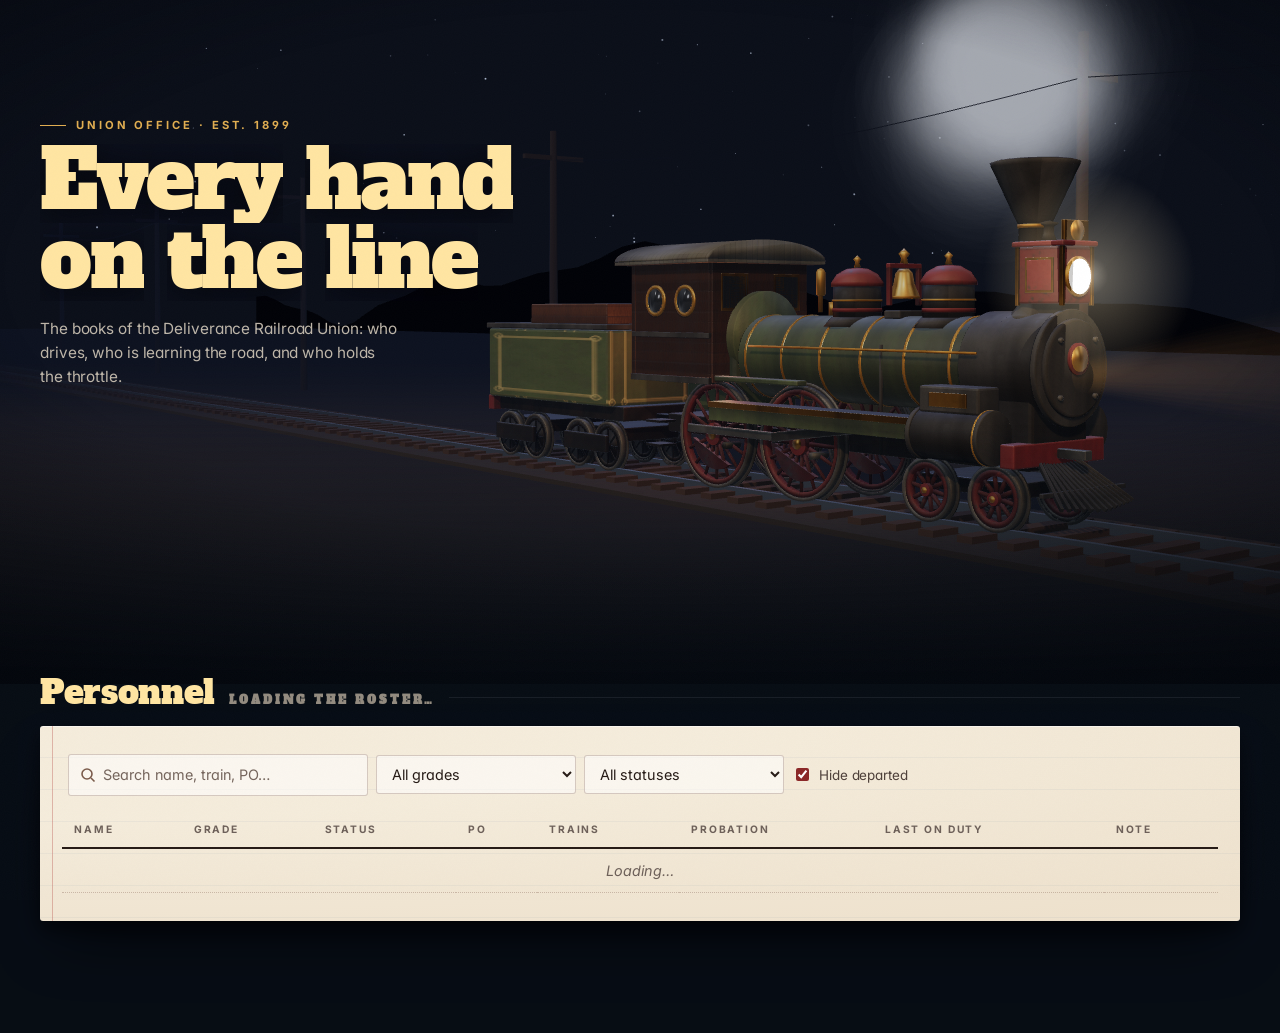
<file: site/index.html>
<!doctype html>
<html lang="en">
<head>
<meta charset="utf-8" />
<script>document.documentElement.classList.add('js')</script>
<meta name="viewport" content="width=device-width, initial-scale=1, viewport-fit=cover" />
<meta name="theme-color" content="#0b0f19" />
<title>Roster · Deliverance Railroad Union</title>
<link rel="icon" href="favicon.svg" type="image/svg+xml" />
<link rel="icon" href="assets/emblem-64.png" sizes="64x64" type="image/png" />
<link rel="apple-touch-icon" href="assets/emblem.png" />
<link rel="preconnect" href="https://fonts.googleapis.com" />
<link rel="preconnect" href="https://fonts.gstatic.com" crossorigin />
<link rel="stylesheet" href="https://fonts.googleapis.com/css2?family=Alfa+Slab+One&family=Inter:wght@400;500;600;700;800&display=swap" />
<link rel="stylesheet" href="css/styles.css?v=v2d" />
</head>
<body>
  <a class="skip" href="#main">Skip to the roster</a>
  <header class="rail-top" id="railTop"></header>
  <section class="hero " data-cam="roster" aria-label="Roster">
    <div class="hero-title" aria-hidden="true"><span>Roster</span></div>
    <img class="hero-still" src="assets/3d/loco-hero.png" alt="" />
    <div class="hero-copy">
      <p class="kicker">Union Office · Est. 1899</p>
      <h1 class="reveal-words">Every hand on the line</h1>
      <p class="sub">The books of the Deliverance Railroad Union: who drives, who is learning the road, and who holds the throttle.</p>
      <div class="hero-actions"><button class="btn primary hide" id="addMemberBtn" type="button">Add to roster</button><button class="btn hide" id="exportBtn" type="button">Data download</button></div>
    </div>
  </section>
  <main class="page" id="main">
    <div id="claimBanner"></div>
    <section class="card board rv"><div class="tiles" id="tiles"></div></section>

    <h2 class="section-label rv"><b>Personnel</b><span id="countLine">Loading the roster&hellip;</span></h2>
    <section class="card rv">
      <div class="toolbar" style="margin-bottom:16px">
        <input class="search" id="q" type="search" placeholder="Search name, train, PO&hellip;" autocomplete="off" aria-label="Search the roster" />
        <select class="filter" id="gradeFilter" aria-label="Grade"><option value="">All grades</option></select>
        <select class="filter" id="statusFilter" aria-label="Status"><option value="">All statuses</option></select>
        <label style="display:flex;align-items:center;gap:7px;font-size:.84rem;color:var(--ink-2);width:auto;white-space:nowrap">
          <input type="checkbox" id="hideDeparted" checked /> Hide departed
        </label>
      </div>
      <div class="table-wrap">
        <table class="rr">
          <thead><tr>
            <th>Name</th><th>Grade</th><th>Status</th><th>PO</th>
            <th class="num">Trains</th><th>Probation</th><th class="duty-col">Last on duty</th><th class="note-col">Note</th>
          </tr></thead>
          <tbody id="rosterBody"><tr><td colspan="8" class="empty">Loading&hellip;</td></tr></tbody>
        </table>
      </div>
    </section>
  </main>

<script src="js/app.js?v=v2d"></script>
<script src="js/roster.js?v=v2d"></script>
<script type="module" src="js/hero3d.js?v=v2d"></script>
</body>
</html>
</file>
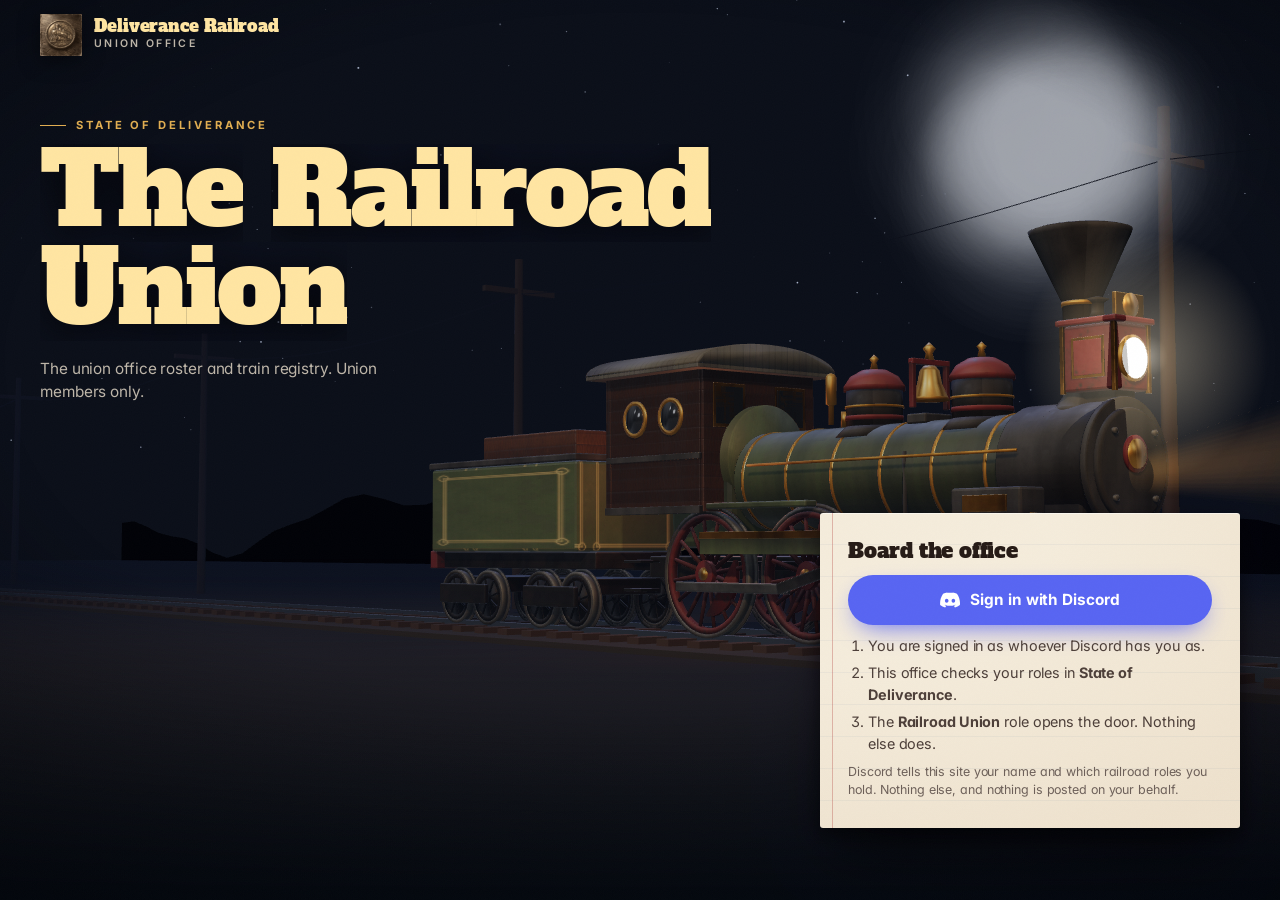
<file: site/login.html>
<!doctype html>
<html lang="en">
<head>
<meta charset="utf-8" />
<script>document.documentElement.classList.add('js')</script>
<meta name="viewport" content="width=device-width, initial-scale=1, viewport-fit=cover" />
<meta name="theme-color" content="#0b0f19" />
<title>Sign in · Deliverance Railroad Union</title>
<link rel="icon" href="favicon.svg" type="image/svg+xml" />
<link rel="icon" href="assets/emblem-64.png" sizes="64x64" type="image/png" />
<link rel="apple-touch-icon" href="assets/emblem.png" />
<link rel="preconnect" href="https://fonts.googleapis.com" />
<link rel="preconnect" href="https://fonts.gstatic.com" crossorigin />
<link rel="stylesheet" href="https://fonts.googleapis.com/css2?family=Alfa+Slab+One&family=Inter:wght@400;500;600;700;800&display=swap" />
<link rel="stylesheet" href="css/styles.css?v=v2d" />
</head>
<body class="login">
  <header class="rail-top" id="railTop"><div class="rail-top-inner">
    <a class="brand" href="login.html"><span class="brand-mark emblem"><img src="assets/emblem-64.png" alt="" /></span>
    <span class="brand-text"><strong>Deliverance Railroad</strong><span>Union Office</span></span></a>
  </div></header>

  <section class="hero" data-cam="login" aria-label="Deliverance Railroad Union">
    <div class="hero-title" aria-hidden="true"><span>Union</span></div>
    <img class="hero-still" src="assets/3d/loco-hero.png" alt="" />
    <div class="hero-copy">
      <p class="kicker">State of Deliverance</p>
      <h1 class="reveal-words">The Railroad Union</h1>
      <p class="sub">The union office roster and train registry. Union members only.</p>
    </div>

    <div class="login-panel">
      <section class="card">
        <h2>Board the office</h2>
        <div id="msg"></div>
        <a class="btn-discord" id="signInBtn" href="api/oauth.php?action=start">
          <svg width="20" height="20" viewBox="0 0 24 18" fill="currentColor" aria-hidden="true">
            <path d="M20.3 1.6A19.8 19.8 0 0 0 15.4 0l-.3.6a14.9 14.9 0 0 1 4.4 1.4C17.4.9 15 .4 12 .4S6.6.9 4.5 2A14.9 14.9 0 0 1 8.9.6L8.6 0A19.8 19.8 0 0 0 3.7 1.6C.6 6.2-.2 10.7.2 15.1a19.9 19.9 0 0 0 6 3 14.6 14.6 0 0 0 1.3-2.1 13 13 0 0 1-2-1c.2-.1.3-.2.5-.4a14.2 14.2 0 0 0 12.1 0l.5.4a13 13 0 0 1-2 1 14.6 14.6 0 0 0 1.3 2 19.9 19.9 0 0 0 6-3c.5-5.1-.8-9.6-3.6-13.5ZM8 12.3c-1.2 0-2.1-1.1-2.1-2.4S6.8 7.5 8 7.5s2.2 1.1 2.2 2.4S9.2 12.3 8 12.3Zm8 0c-1.2 0-2.1-1.1-2.1-2.4s.9-2.4 2.1-2.4 2.2 1.1 2.2 2.4-1 2.4-2.2 2.4Z"/>
          </svg>
          Sign in with Discord
        </a>
        <ol>
          <li>You are signed in as whoever Discord has you as.</li>
          <li>This office checks your roles in <strong>State of Deliverance</strong>.</li>
          <li>The <strong>Railroad Union</strong> role opens the door. Nothing else does.</li>
        </ol>
        <p class="muted" style="font-size:.78rem;margin:8px 0 0">
          Discord tells this site your name and which railroad roles you hold. Nothing else, and nothing is posted on your behalf.
        </p>
      </section>
    </div>
  </section>

<script src="js/app.js?v=v2d"></script>
<script type="module" src="js/hero3d.js?v=v2d"></script>
<script>
(function () {
  var q = new URLSearchParams(location.search);
  var err = q.get('err') || (q.get('denied') ? 'denied' : '');
  var box = document.getElementById('msg');

  var MESSAGES = {
    nounion:     ['bad',  '<strong>You are not in the Railroad Union.</strong> This office is union only. If you have just been hired, ask a Railway Executive to give you the Railroad Union role in Discord, then sign in again.'],
    notinserver: ['bad',  '<strong>You are not in the State of Deliverance Discord.</strong> Join the server first, then come back.'],
    denied:      ['warn', 'Sign-in was cancelled.'],
    state:       ['warn', 'That sign-in link went stale. Try again.'],
    expired:     ['warn', 'That sign-in attempt timed out. Try again.'],
    token:       ['bad',  'Discord would not complete the sign-in. Try again; if it keeps failing, tell Slimm.'],
    identity:    ['bad',  'Discord did not return your account details. Try again.'],
    member:      ['bad',  'Could not read your roles in State of Deliverance. Try again.'],
    offline:     ['bad',  'The union office is not answering right now.']
  };

  if (err && MESSAGES[err]) {
    box.innerHTML = '<div class="notice ' + MESSAGES[err][0] + '">' + MESSAGES[err][1] + '</div>';
  }

  // Already signed in? Go straight through.
  fetch('api/me.php', { credentials: 'same-origin' })
    .then(function (r) { return r.json(); })
    .then(function (d) {
      if (d && d.signedIn) { location.replace(d.permissions && d.permissions.canSeeHours ? 'report.html' : 'index.html'); return; }
      if (d && d.authConfigured === false) {
        box.innerHTML = '<div class="notice bad"><strong>Discord sign-in is not set up yet.</strong> '
          + 'The Discord application credentials and role IDs still need to be filled in.</div>';
        document.getElementById('signInBtn').classList.add('hide');
      }
    })
    .catch(function () {});
})();
</script>
</body>
</html>
</file>
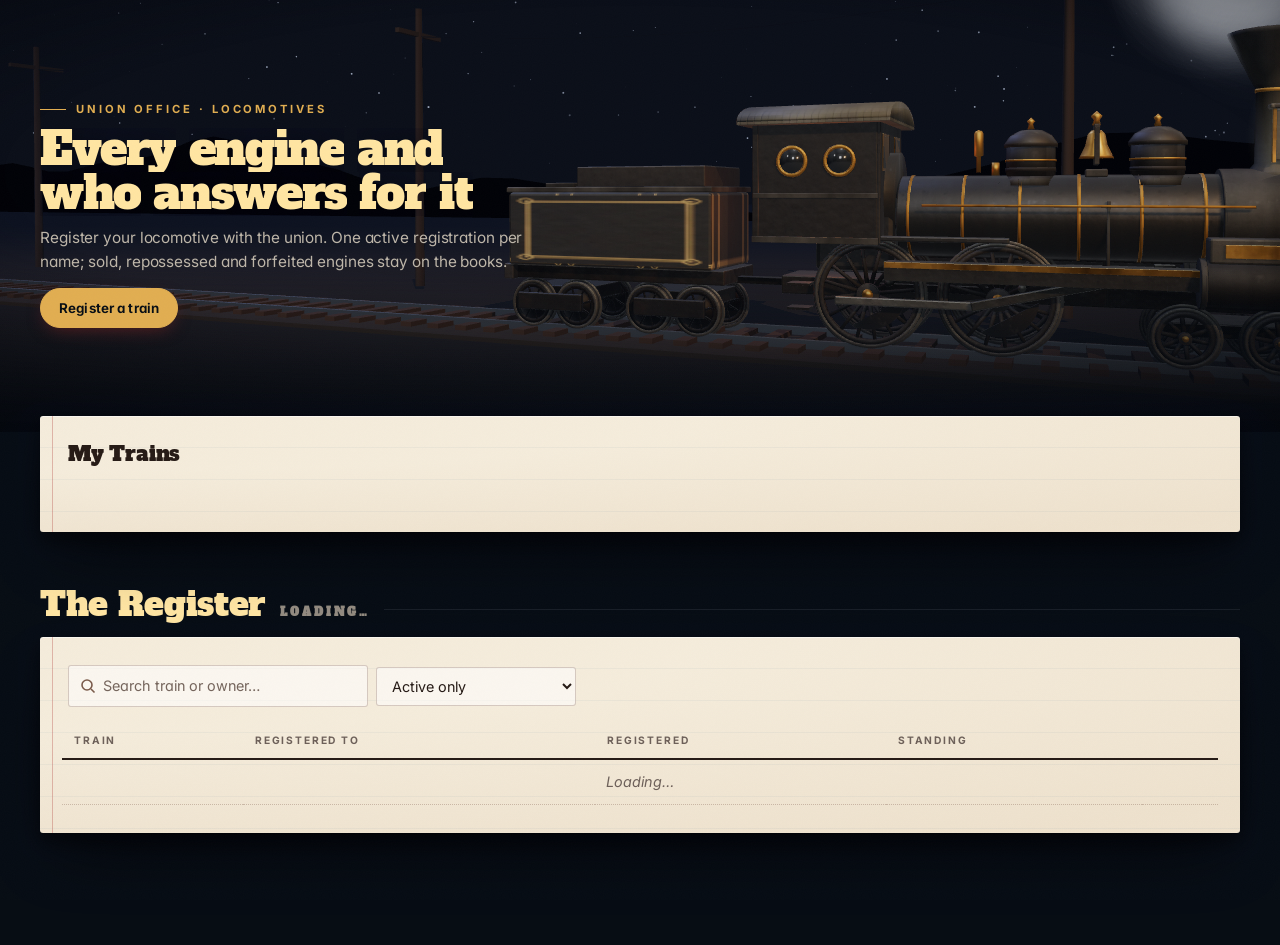
<file: site/trains.html>
<!doctype html>
<html lang="en">
<head>
<meta charset="utf-8" />
<script>document.documentElement.classList.add('js')</script>
<meta name="viewport" content="width=device-width, initial-scale=1, viewport-fit=cover" />
<meta name="theme-color" content="#0b0f19" />
<title>Train Registration · Deliverance Railroad Union</title>
<link rel="icon" href="favicon.svg" type="image/svg+xml" />
<link rel="icon" href="assets/emblem-64.png" sizes="64x64" type="image/png" />
<link rel="apple-touch-icon" href="assets/emblem.png" />
<link rel="preconnect" href="https://fonts.googleapis.com" />
<link rel="preconnect" href="https://fonts.gstatic.com" crossorigin />
<link rel="stylesheet" href="https://fonts.googleapis.com/css2?family=Alfa+Slab+One&family=Inter:wght@400;500;600;700;800&display=swap" />
<link rel="stylesheet" href="css/styles.css?v=v2d" />
</head>
<body>
  <a class="skip" href="#main">Skip to the register</a>
  <header class="rail-top" id="railTop"></header>
  <section class="hero compact" data-cam="trains" data-model="assets/3d/loco-black.glb" aria-label="Register">
    <div class="hero-title" aria-hidden="true"><span>Register</span></div>
    <img class="hero-still" src="assets/3d/loco-hero-black.png" alt="" />
    <div class="hero-copy">
      <p class="kicker">Union Office · Locomotives</p>
      <h1 class="reveal-words">Every engine and who answers for it</h1>
      <p class="sub">Register your locomotive with the union. One active registration per name; sold, repossessed and forfeited engines stay on the books.</p>
      <div class="hero-actions"><button class="btn primary" id="registerBtn" type="button">Register a train</button></div>
    </div>
  </section>
  <main class="page" id="main">
    <div id="claimBanner"></div>

    <section class="card rv" id="mineCard">
      <div class="card-head"><div class="grow">
        <h2>My Trains</h2>
        <p id="mineLine">&nbsp;</p>
      </div></div>
      <div id="mineList"></div>
    </section>

    <h2 class="section-label rv"><b>The Register</b><span id="countLine">Loading&hellip;</span></h2>
    <section class="card rv">
      <div class="toolbar" style="margin-bottom:16px">
        <input class="search" id="q" type="search" placeholder="Search train or owner&hellip;" autocomplete="off" aria-label="Search the register" />
        <select class="filter" id="scope" aria-label="Standing">
          <option value="active" selected>Active only</option>
          <option value="sold">Sold back</option>
          <option value="repossessed">Repossessed</option>
          <option value="forfeited">Forfeited</option>
          <option value="removed">Struck</option>
          <option value="all">Everything</option>
        </select>
      </div>
      <div class="table-wrap">
        <table class="rr">
          <thead><tr><th>Train</th><th>Registered to</th><th>Registered</th><th>Standing</th><th class="right">&nbsp;</th></tr></thead>
          <tbody id="trainBody"><tr><td colspan="5" class="empty">Loading&hellip;</td></tr></tbody>
        </table>
      </div>
    </section>
  </main>

<script src="js/app.js?v=v2d"></script>
<script src="js/registry.js?v=v2d"></script>
<script type="module" src="js/hero3d.js?v=v2d"></script>
</body>
</html>
</file>
<file: site/css/styles.css>
/* Deliverance Railroad Union, v2: "The Night Line".
   A lantern-lit yard at night. The engine lives in the hero; the office's
   business is printed on ledger paper laid over the dark, in the same cream
   and oxblood as the Top 10 Drivers posters. Display: Alfa Slab One. Text:
   Inter. Numbers: tabular. Every colour is a token; paper panels re-map the
   legacy names (--steam, --muted, --brass ...) so older inline styles still
   read correctly on cream. */

/* ------------------------------------------------------------- tokens --- */

:root {
  color-scheme: dark;

  /* night */
  --night:      oklch(0.155 0.018 255);
  --night-2:    oklch(0.195 0.022 255);
  --night-3:    oklch(0.245 0.024 255);
  --night-line: oklch(0.42 0.02 255 / 0.28);

  /* paper */
  --paper:      oklch(0.945 0.024 84);
  --paper-2:    oklch(0.915 0.03 80);
  --paper-3:    oklch(0.87 0.035 76);
  --paper-line: oklch(0.42 0.06 40 / 0.16);
  --ink:        oklch(0.235 0.02 45);
  --ink-2:      oklch(0.38 0.022 45);
  --ink-3:      oklch(0.5 0.02 50);
  --ink-4:      oklch(0.52 0.025 50);

  /* signal */
  --oxblood:    oklch(0.43 0.135 25);
  --oxblood-2:  oklch(0.36 0.12 25);
  --brass:      oklch(0.78 0.125 80);
  --brass-hi:   oklch(0.88 0.11 85);
  --brass-dim:  oklch(0.55 0.09 75);
  --lamp:       oklch(0.93 0.09 88);
  --green:      oklch(0.4 0.09 150);
  --green-bg:   oklch(0.9 0.05 150);
  --red:        oklch(0.44 0.15 28);
  --red-bg:     oklch(0.91 0.045 30);
  --amber:      oklch(0.44 0.1 65);
  --amber-bg:   oklch(0.92 0.06 85);
  --blue:       oklch(0.4 0.09 245);
  --blue-bg:    oklch(0.91 0.03 245);
  --violet:     oklch(0.4 0.1 305);
  --violet-bg:  oklch(0.91 0.03 305);

  /* legacy names, as they read on the night */
  --steam:      oklch(0.93 0.015 85);
  --steam-dim:  oklch(0.78 0.02 80);
  --muted:      oklch(0.64 0.02 80);
  --edge:       var(--night-line);
  --edge-soft:  oklch(0.42 0.02 255 / 0.16);
  --panel:      var(--night-2);
  --panel-2:    var(--night-3);
  --iron:       var(--night);
  --copper:     var(--brass);

  /* type */
  --display: "Alfa Slab One", "Rockwell", Georgia, serif;
  --text: Inter, -apple-system, BlinkMacSystemFont, "Segoe UI", sans-serif;
  --fs-hero: clamp(3.4rem, 13vw, 12.5rem);
  --fs-h1: clamp(2rem, 4.2vw, 3.4rem);
  --fs-h2: clamp(1.15rem, 1.6vw, 1.45rem);
  --fs-body: clamp(0.94rem, 0.9rem + 0.18vw, 1.02rem);

  /* space */
  --s1: 4px; --s2: 8px; --s3: 12px; --s4: 16px; --s5: 24px; --s6: 36px; --s7: 56px; --s8: 88px;
  --gutter: clamp(16px, 3.4vw, 40px);
  --wide: 1320px;

  /* motion */
  --ease-out: cubic-bezier(0.16, 1, 0.3, 1);
  --ease-io: cubic-bezier(0.76, 0, 0.24, 1);
  --ease-back: cubic-bezier(0.34, 1.56, 0.64, 1);
  --t-micro: 150ms; --t-small: 250ms; --t-med: 400ms; --t-large: 650ms;

  --radius: 3px;
  --shadow-paper: 0 1px 0 oklch(1 0 0 / 0.5) inset, 0 30px 60px -20px oklch(0.05 0.02 255 / 0.85), 0 8px 18px oklch(0.05 0.02 255 / 0.5);
}

/* Paper: inside a ledger sheet the legacy tokens mean ink, not steam. */
.card, dialog.rr-modal, .notice, .sheet {
  color-scheme: light;
  --steam: var(--ink);
  --steam-dim: var(--ink-2);
  --muted: var(--ink-3);
  --edge: var(--paper-line);
  --edge-soft: oklch(0.42 0.06 40 / 0.09);
  --panel: var(--paper);
  --panel-2: var(--paper-2);
  --brass: var(--oxblood);
  --brass-hi: var(--oxblood);
  --brass-dim: oklch(0.6 0.09 30);
  --copper: var(--oxblood);
}

@view-transition { navigation: auto; }
::view-transition-old(root), ::view-transition-new(root) { animation-duration: 320ms; animation-timing-function: var(--ease-io); }

/* -------------------------------------------------------------- base --- */

* { box-sizing: border-box; }
html, body { margin: 0; padding: 0; }
html { scroll-behavior: smooth; -webkit-text-size-adjust: 100%; }
html, body { overflow-x: clip; }
.hero { contain: paint; }
body {
  background: var(--night);
  color: var(--steam);
  font-family: var(--text);
  font-size: var(--fs-body);
  line-height: 1.5;
  letter-spacing: -0.006em;
  min-height: 100vh;
  font-feature-settings: "cv11", "ss01";
  -webkit-font-smoothing: antialiased;
}
/* Film grain over the whole night, so flat colour never looks digital. */
body::after {
  content: ""; position: fixed; inset: 0; pointer-events: none; z-index: 100; background-size: 180px 180px;
  background-image: url("data:image/svg+xml,%3Csvg xmlns='http://www.w3.org/2000/svg' width='180' height='180'%3E%3Cfilter id='n'%3E%3CfeTurbulence type='fractalNoise' baseFrequency='.9' numOctaves='2' stitchTiles='stitch'/%3E%3C/filter%3E%3Crect width='100%25' height='100%25' filter='url(%23n)' opacity='.55'/%3E%3C/svg%3E");
  opacity: 0.035;
}
@media (max-width: 900px), (pointer: coarse) { body::after { display: none; } }

h1, h2, h3 { font-family: var(--display); font-weight: 400; letter-spacing: -0.01em; line-height: 1.02; text-wrap: balance; }
h1 { font-size: var(--fs-h1); margin: 0 0 6px; color: var(--lamp); }
h2 { font-size: var(--fs-h2); margin: 0 0 4px; color: var(--brass-hi); }
h3 { font-size: 1.02rem; margin: 0 0 6px; color: var(--brass); }
a  { color: var(--brass-hi); text-underline-offset: 3px; }
:focus-visible { outline: 2px solid var(--brass); outline-offset: 2px; }
::selection { background: var(--oxblood); color: var(--paper); }

#main { scroll-margin-top: 96px; }
.skip { position: absolute; left: -999px; top: 8px; z-index: 200; background: var(--paper); color: var(--ink); padding: 8px 14px; }
.skip:focus { left: 8px; }

/* ------------------------------------------------------------ header --- */

.rail-top {
  position: fixed; inset: 0 0 auto; z-index: 60;
  transition: background var(--t-med) var(--ease-out), box-shadow var(--t-med) var(--ease-out), backdrop-filter var(--t-med);
  view-transition-name: railtop;
}
.rail-top.scrolled {
  background: oklch(0.155 0.018 255 / 0.82);
  backdrop-filter: blur(14px) saturate(1.2);
  -webkit-backdrop-filter: blur(14px) saturate(1.2);
  box-shadow: 0 1px 0 var(--night-line);
}
.rail-top-inner {
  max-width: var(--wide); margin: 0 auto; padding: calc(14px + env(safe-area-inset-top)) var(--gutter) 14px;
  display: flex; align-items: center; gap: var(--s4); flex-wrap: wrap;
}
.brand { display: flex; align-items: center; gap: 12px; text-decoration: none; margin-right: auto; }
.brand-mark { width: 42px; height: 42px; flex: none; display: grid; place-items: center; }
.brand-mark.emblem img { width: 42px; height: 42px; display: block; filter: drop-shadow(0 4px 10px oklch(0 0 0 / 0.5)); transition: transform var(--t-med) var(--ease-back); }
.brand:hover .brand-mark.emblem img { transform: rotate(-8deg) scale(1.06); }
.brand-text strong { display: block; font-family: var(--display); font-size: 1.04rem; color: var(--lamp); line-height: 1.1; font-weight: 400; }
.brand-text span { display: block; font-size: .66rem; color: var(--steam-dim); letter-spacing: .22em; text-transform: uppercase; font-weight: 600; }

.rail-nav { display: flex; gap: 2px; flex-wrap: wrap; padding: 4px; border-radius: 999px; background: oklch(0.2 0.02 255 / 0.55); box-shadow: inset 0 0 0 1px var(--night-line); backdrop-filter: blur(10px); }
.rail-nav a {
  position: relative; padding: 8px 15px; border-radius: 999px; text-decoration: none;
  color: var(--steam-dim); font-weight: 600; font-size: .84rem; letter-spacing: .01em; white-space: nowrap;
  transition: color var(--t-small) var(--ease-out), background var(--t-small) var(--ease-out);
}
.rail-nav a:hover { color: var(--lamp); background: oklch(1 0 0 / 0.05); }
.rail-nav a.current { background: var(--paper); color: var(--oxblood); box-shadow: 0 2px 10px oklch(0 0 0 / 0.35); }
.rail-nav a.flagged:not(.current) { color: var(--brass-hi); }
.nav-badge {
  display: inline-block; min-width: 18px; margin-left: 7px; padding: 0 5px;
  border-radius: 9px; font-size: .7rem; font-weight: 800; line-height: 18px; text-align: center;
  color: var(--paper); background: var(--oxblood);
  box-shadow: 0 0 0 0 oklch(0.6 0.16 28 / 0.6);
  animation: nav-lantern 2.1s ease-out infinite;
}
.rail-nav a.current .nav-badge { background: var(--oxblood); }
@keyframes nav-lantern {
  0% { box-shadow: 0 0 0 0 oklch(0.6 0.16 28 / 0.6); }
  70% { box-shadow: 0 0 0 9px oklch(0.6 0.16 28 / 0); }
  100% { box-shadow: 0 0 0 0 oklch(0.6 0.16 28 / 0); }
}

.who { display: flex; align-items: center; gap: 10px; }
.who-avatar { width: 32px; height: 32px; border-radius: 50%; box-shadow: 0 0 0 2px var(--brass-dim); background: var(--night-3); }
.who-name { font-weight: 600; font-size: .84rem; color: var(--steam); }
.who-sub { font-size: .7rem; color: var(--muted); }
.who .btn { margin-left: 4px; }

/* -------------------------------------------------------------- hero --- */
/* The engine. The canvas is the stage; the title sits BEHIND the engine in
   giant slab type, the kicker and the line of copy in front. */

.hero {
  position: relative; isolation: isolate;
  height: clamp(620px, 76vh, 800px);
  overflow: hidden;
  background:
    radial-gradient(120% 90% at 70% 30%, oklch(0.27 0.04 260) 0%, transparent 60%),
    linear-gradient(180deg, oklch(0.13 0.02 260) 0%, var(--night) 100%);
}
.hero.compact { height: clamp(380px, 48vh, 470px); }
.hero.compact .hero-copy { padding-top: 92px; }
.hero.compact .hero-copy h1 { font-size: clamp(2rem, 3.6vw, 3.3rem); max-width: 16ch; }
.hero.compact .hero-copy .sub { max-width: 52ch; margin-top: 10px; }
.hero.compact .hero-actions { margin-top: 14px; }
.hero.compact .hero-title { font-size: clamp(3rem, 10vw, 9rem); bottom: 6%; }
.hero.compact + .page { margin-top: -16px; }
.hero-title {
  position: absolute; z-index: 0; left: 0; right: 0; bottom: 11%;
  margin: 0; padding: 0 var(--gutter); text-align: right;
  font-family: var(--display); font-size: var(--fs-hero); line-height: .82; letter-spacing: -0.035em;
  color: transparent; -webkit-text-stroke: 1.2px oklch(0.88 0.1 85 / 0.2);
  text-transform: uppercase; white-space: nowrap; user-select: none; pointer-events: none;
  transform: translate3d(calc(var(--hx, 0) * -18px), calc(var(--scroll, 0) * 60px), 0);
}
.hero-title span {
  color: oklch(0.88 0.1 85 / 0.07);
  background: linear-gradient(180deg, oklch(0.93 0.09 88 / 0.22), oklch(0.93 0.09 88 / 0.02));
  -webkit-background-clip: text; background-clip: text;
}
.hero canvas, .hero .hero-still {
  position: absolute; inset: 0; width: 100%; height: 100%; z-index: 1; display: block;
}
.hero .hero-still { object-fit: contain; object-position: 72% 62%; padding: 12% 2% 4% 30%; opacity: 1; transition: opacity var(--t-large) var(--ease-out); }
.hero.live .hero-still { opacity: 0; }
.hero canvas { opacity: 0; transition: opacity 900ms var(--ease-out); }
.hero.live canvas { opacity: 1; }
.hero::after { /* lamplight vignette + fade into the page */
  content: ""; position: absolute; inset: 0; z-index: 2; pointer-events: none;
  background:
    radial-gradient(90% 70% at 50% 40%, transparent 55%, oklch(0.1 0.02 255 / 0.65) 100%),
    linear-gradient(180deg, transparent 62%, var(--night) 100%);
}
.hero-copy {
  position: absolute; z-index: 3; left: 0; right: 0; top: 0; bottom: 0;
  max-width: var(--wide); margin: 0 auto; padding: 108px var(--gutter) 0;
  pointer-events: none;
}
.hero-copy > * { pointer-events: auto; }
.kicker {
  margin: 0 0 10px; font-size: .7rem; letter-spacing: .26em; text-transform: uppercase;
  color: var(--brass); font-weight: 700; display: inline-flex; align-items: center; gap: 10px;
}
.kicker::before { content: ""; width: 26px; height: 1px; background: currentColor; }
.hero-copy h1 {
  font-size: clamp(2.6rem, 6.4vw, 5.6rem); line-height: .9; letter-spacing: -0.03em;
  max-width: 11ch; margin: 0; color: var(--lamp);
  text-shadow: 0 6px 40px oklch(0.05 0.02 255 / 0.8);
}
.hero-copy .sub { max-width: 36ch; margin: 16px 0 0; color: var(--steam-dim); font-size: clamp(.95rem, 1.2vw, 1.08rem); line-height: 1.55; }
.hero-actions { margin-top: 22px; display: flex; gap: 10px; flex-wrap: wrap; }
.hero-scroll {
  position: absolute; z-index: 3; left: var(--gutter); bottom: 22px;
  font-size: .64rem; letter-spacing: .3em; text-transform: uppercase; color: var(--muted);
  display: flex; align-items: center; gap: 10px;
}
.hero-scroll i { width: 1px; height: 34px; background: linear-gradient(var(--brass), transparent); animation: drip 2.2s var(--ease-io) infinite; transform-origin: top; }
@keyframes drip { 0% { transform: scaleY(0); } 50% { transform: scaleY(1); } 100% { transform: scaleY(1); opacity: 0; } }

/* Words arrive one at a time, then stay. */
.reveal-words .w { display: inline-block; overflow: hidden; vertical-align: top; padding-bottom: .06em; }
.js .reveal-words .w > span { display: inline-block; transform: translateY(105%); animation: word-up 900ms var(--ease-out) forwards; animation-delay: calc(var(--i) * 70ms + 180ms); }
@keyframes word-up { to { transform: translateY(0); } }

/* -------------------------------------------------------------- page --- */

.page { position: relative; z-index: 4; max-width: var(--wide); margin: -64px auto 0; padding: 0 var(--gutter) var(--s8); }
.page-head { display: flex; align-items: flex-end; gap: 14px; flex-wrap: wrap; margin-bottom: var(--s5); }
.page-head .grow { margin-right: auto; }
.head-actions { display: flex; align-items: center; gap: 8px; flex-wrap: wrap; }
.sub { margin: 2px 0 0; color: var(--muted); font-size: .9rem; }
.section-label {
  display: flex; align-items: baseline; gap: 14px; margin: var(--s7) 0 var(--s4);
  font-size: .7rem; letter-spacing: .26em; text-transform: uppercase; color: var(--muted); font-weight: 700;
}
.section-label b { font-family: var(--display); font-weight: 400; font-size: clamp(1.5rem, 2.6vw, 2.2rem); letter-spacing: -0.01em; text-transform: none; color: var(--lamp); }
.section-label::after { content: ""; flex: 1; height: 1px; background: var(--night-line); transform: translateY(-6px); }

/* Ledger paper. Ruled, faintly toothy, a hair of curl at the corner. */
.card {
  position: relative;
  background:
    repeating-linear-gradient(180deg, transparent 0 31px, oklch(0.6 0.05 240 / 0.07) 31px 32px),
    radial-gradient(140% 120% at 0% 0%, var(--paper) 40%, var(--paper-2) 100%);
  color: var(--ink);
  border-radius: var(--radius);
  padding: clamp(16px, 2.2vw, 28px);
  margin-bottom: var(--s5);
  box-shadow: var(--shadow-paper);
}
.card::before { /* the oxblood rule down the margin, like a ledger */
  content: ""; position: absolute; top: 0; bottom: 0; left: clamp(8px, 1vw, 12px); width: 1px;
  background: oklch(0.55 0.14 25 / 0.35);
}
.card h2 { color: var(--ink); }
.card-head { display: flex; align-items: flex-start; gap: 12px; flex-wrap: wrap; margin-bottom: 14px; }
.card-head .grow { margin-right: auto; }
.card-head p { margin: 3px 0 0; color: var(--ink-3); font-size: .86rem; }

/* Reveal on scroll: once, small travel, staggered by --i. */
.js .rv { opacity: 0; transform: translateY(26px); transition: opacity 750ms var(--ease-out), transform 750ms var(--ease-out); transition-delay: calc(var(--i, 0) * 70ms); }
.js .rv.in { opacity: 1; transform: none; }

/* -------------------------------------------------------------- stats --- */
/* A departures board: split-flap tiles that ride up over the hero's foot. */

.tiles { display: grid; grid-template-columns: repeat(auto-fit, minmax(160px, 1fr)); gap: 1px; background: var(--paper-line); border-radius: var(--radius); overflow: hidden; }
.tile { position: relative; background: var(--paper); padding: 16px 18px 15px; }
.tile-label { display: block; font-size: .64rem; letter-spacing: .2em; text-transform: uppercase; color: var(--ink-3); font-weight: 700; }
.tile-main {
  display: block; font-family: var(--display); font-size: clamp(1.9rem, 3vw, 2.6rem); line-height: 1; color: var(--oxblood);
  margin-top: 8px; font-variant-numeric: tabular-nums; letter-spacing: -0.02em;
}
.tile-note { display: block; font-size: .76rem; color: var(--ink-3); margin-top: 6px; }
.card.board { padding: 0; }
.card.board::before { display: none; }

/* -------------------------------------------------------------- forms --- */

.toolbar { display: flex; gap: 8px; flex-wrap: wrap; align-items: center; }
.toolbar .spacer { margin-left: auto; }
input, select, textarea {
  background: oklch(1 0 0 / 0.55); color: var(--ink);
  border: 1px solid oklch(0.42 0.06 40 / 0.25); border-radius: var(--radius);
  padding: 9px 11px; font: inherit; font-size: .9rem; width: 100%;
  transition: border-color var(--t-small), box-shadow var(--t-small), background var(--t-small);
}
@media (max-width: 767px) { input, select, textarea { font-size: 16px; } }
input:focus, select:focus, textarea:focus { outline: none; border-color: var(--oxblood); box-shadow: 0 0 0 3px oklch(0.43 0.135 25 / 0.16); background: oklch(1 0 0 / 0.85); }
input::placeholder, textarea::placeholder { color: var(--ink-4); }
input[type=checkbox] { accent-color: var(--oxblood); width: auto; }
textarea { min-height: 70px; resize: vertical; }
label.field { display: block; margin-bottom: 12px; }
label.field > span { display: block; font-size: .66rem; letter-spacing: .16em; text-transform: uppercase; color: var(--ink-3); margin-bottom: 5px; font-weight: 700; }
.field-row { display: grid; grid-template-columns: repeat(auto-fit, minmax(170px, 1fr)); gap: 0 12px; }
.search { max-width: 300px; padding-left: 34px; background-image: url("data:image/svg+xml,%3Csvg xmlns='http://www.w3.org/2000/svg' width='16' height='16' fill='none' stroke='%237a5a4a' stroke-width='1.6'%3E%3Ccircle cx='7' cy='7' r='5'/%3E%3Cpath d='m11 11 3.5 3.5'/%3E%3C/svg%3E"); background-repeat: no-repeat; background-position: 11px 50%; }
.filter { max-width: 200px; }

.btn {
  appearance: none; cursor: pointer; white-space: nowrap; position: relative;
  background: transparent; color: var(--ink);
  border: 1px solid oklch(0.42 0.06 40 / 0.35); border-radius: 999px;
  padding: 9px 18px; font: inherit; font-size: .84rem; font-weight: 650; letter-spacing: .01em; width: auto;
  transition: background var(--t-small) var(--ease-out), color var(--t-small), border-color var(--t-small), transform var(--t-micro) var(--ease-out);
  -webkit-tap-highlight-color: transparent;
}
.btn:hover { background: oklch(0.43 0.135 25 / 0.08); border-color: var(--oxblood); }
.btn:active { transform: scale(.97); }
.btn.primary { background: var(--oxblood); color: var(--paper); border-color: var(--oxblood); box-shadow: 0 6px 18px -6px oklch(0.43 0.135 25 / 0.6); }
.btn.primary:hover { background: var(--oxblood-2); }
.btn.danger { color: var(--red); border-color: oklch(0.5 0.16 28 / 0.45); }
.btn.danger:hover { background: var(--red-bg); border-color: var(--red); }
.btn.small { padding: 5px 12px; font-size: .78rem; }
@media (pointer: coarse) { .btn.small { min-height: 40px; padding: 8px 14px; } .btn { min-height: 44px; } }
.btn:disabled { opacity: .45; cursor: not-allowed; }
/* On the night (header, hero) buttons are brass on dark. */
.rail-top .btn, .hero .btn { color: var(--steam); border-color: oklch(0.88 0.1 85 / 0.3); }
.rail-top .btn:hover, .hero .btn:hover { background: oklch(1 0 0 / 0.06); border-color: var(--brass); }
.hero .btn.primary { background: var(--brass); color: var(--night); border-color: var(--brass); }
.hero .btn.primary:hover { background: var(--brass-hi); }

.dl-option { display: block; width: 100%; text-align: left; text-decoration: none; white-space: normal; padding: 12px 16px; line-height: 1.35; border-radius: var(--radius); }
.dl-option strong { display: block; color: var(--oxblood); }
.dl-option span { display: block; margin-top: 2px; font-weight: 400; font-size: .8rem; color: var(--ink-3); }

/* ------------------------------------------------------------- tables --- */

.table-wrap { overflow-x: auto; -webkit-overflow-scrolling: touch; margin: 0 -6px; }
table.rr { width: 100%; border-collapse: collapse; font-size: .9rem; min-width: 640px; }
table.rr th {
  text-align: left; font-size: .64rem; letter-spacing: .18em; text-transform: uppercase;
  color: var(--ink-3); font-weight: 700; padding: 10px 12px;
  border-bottom: 2px solid var(--ink); white-space: nowrap;
}
table.rr td { padding: 11px 12px; border-bottom: 1px dotted oklch(0.42 0.06 40 / 0.28); vertical-align: middle; }
table.rr tbody tr { transition: background var(--t-micro); }
table.rr tbody tr:hover { background: oklch(0.43 0.135 25 / 0.05); }
table.rr td.num { text-align: right; font-variant-numeric: tabular-nums; }
.row-click { cursor: pointer; }
table.rr tr[tabindex]:focus-visible { outline: 2px solid var(--oxblood); outline-offset: -2px; background: oklch(0.43 0.135 25 / 0.06); }
.row-click td:first-child { position: relative; }
.row-click:hover td:first-child::before { content: ""; position: absolute; left: -2px; top: 22%; bottom: 22%; width: 3px; background: var(--oxblood); border-radius: 2px; }
.name-cell strong { display: block; color: var(--ink); font-weight: 650; }
.name-cell span { display: block; font-size: .76rem; color: var(--ink-3); }
.empty { padding: 30px 10px; text-align: center; color: var(--ink-3); font-style: italic; }

/* ------------------------------------------------------------- badges --- */
/* Rubber stamps: uppercase, tracked, a square-ish border, a hair of rotation. */

.badge {
  display: inline-block; padding: 2px 8px; border-radius: 2px;
  font-size: .64rem; font-weight: 800; letter-spacing: .1em; text-transform: uppercase;
  border: 1.5px solid currentColor; white-space: nowrap; line-height: 1.5;
  color: var(--ink-2); background: transparent;
}
.badge.grade { color: var(--ink); border-color: oklch(0.42 0.06 40 / 0.4); text-transform: none; letter-spacing: .02em; font-weight: 700; font-size: .72rem; }
.badge.g0 { color: var(--ink-3); }
.badge.g4, .badge.g5 { background: var(--oxblood); color: var(--paper); border-color: var(--oxblood); }
.badge.hired      { color: var(--green); background: var(--green-bg); }
.badge.probation  { color: var(--blue); background: var(--blue-bg); }
.badge.government { color: var(--amber); background: var(--amber-bg); }
.badge.released   { color: var(--red); }
.badge.loa        { color: var(--blue); border-style: dashed; }
.badge.quit       { color: var(--ink-3); }
.badge.fired, .badge.terminated { color: var(--red); background: var(--red-bg); transform: rotate(-1.5deg); }
.badge.banned     { color: var(--paper); background: var(--red); border-color: var(--red); transform: rotate(-2deg); }
.badge.sold       { color: var(--amber); }
.badge.removed    { color: var(--red); }
.badge.repossessed { color: var(--paper); background: var(--oxblood); border-color: var(--oxblood); transform: rotate(-1.5deg); }
.badge.forfeited  { color: var(--ink-2); border-style: dashed; }
.badge.active     { color: var(--green); background: var(--green-bg); }
.badge.office     { color: var(--violet); background: var(--violet-bg); }
.badge.ghost      { color: var(--ink-3); border-color: oklch(0.42 0.06 40 / 0.3); }
.badge.rehire-yes { color: var(--green); }
.badge.rehire-no  { color: var(--red); }
/* Stamps on the night (header chips) keep a lamp colour. */
.rail-top .badge { color: var(--brass-hi); border-color: oklch(0.88 0.1 85 / 0.35); background: transparent; }
.role-chips { display: flex; gap: 4px; flex-wrap: wrap; }

/* ------------------------------------------------------------ notices --- */

.notice {
  position: relative; border-radius: var(--radius); padding: 14px 18px 14px 22px; margin-bottom: var(--s4);
  background: var(--paper); color: var(--ink); font-size: .92rem; box-shadow: var(--shadow-paper);
}
.notice::before { content: ""; position: absolute; left: 0; top: 0; bottom: 0; width: 5px; background: var(--brass-dim); border-radius: var(--radius) 0 0 var(--radius); }
.notice strong { color: var(--ink); }
.notice.warn::before { background: var(--amber); }
.notice.bad::before { background: var(--red); }
.notice.good::before { background: var(--green); }
.notice .btn { margin-top: 10px; }

/* ------------------------------------------------------------- dialog --- */

dialog.rr-modal {
  border: none; border-radius: var(--radius); padding: 0;
  background: radial-gradient(140% 120% at 0% 0%, var(--paper) 40%, var(--paper-2) 100%);
  color: var(--ink); max-width: 600px; width: calc(100vw - 32px);
  box-shadow: 0 40px 100px oklch(0.05 0.02 255 / 0.85);
}
dialog.rr-modal[open] { animation: sheet-in var(--t-large) var(--ease-out); }
@keyframes sheet-in { from { opacity: 0; transform: translateY(24px) rotate(-.6deg); } }
dialog.rr-modal::backdrop { background: oklch(0.1 0.02 255 / 0.72); backdrop-filter: blur(6px); }
dialog.rr-modal h2 { color: var(--ink); }
.modal-head { padding: 20px 24px 12px; border-bottom: 2px solid var(--ink); }
.modal-body { padding: 18px 24px; max-height: min(66vh, 600px); overflow-y: auto; }
.modal-foot { padding: 14px 24px 18px; border-top: 1px dotted oklch(0.42 0.06 40 / 0.35); display: flex; gap: 8px; flex-wrap: wrap; }
.modal-foot .spacer { margin-left: auto; }

/* -------------------------------------------------------------- toast --- */

#toast {
  position: fixed; left: 50%; bottom: 28px; transform: translate(-50%, 24px);
  background: var(--paper); color: var(--ink); border-left: 5px solid var(--green);
  padding: 12px 18px; border-radius: var(--radius); box-shadow: 0 20px 50px oklch(0.05 0.02 255 / 0.7);
  opacity: 0; pointer-events: none; transition: opacity var(--t-small) var(--ease-out), transform var(--t-med) var(--ease-back);
  z-index: 90; max-width: calc(100vw - 32px); font-size: .9rem; font-weight: 550;
}
#toast.show { opacity: 1; transform: translate(-50%, 0); }
#toast.bad { border-left-color: var(--red); }

/* --------------------------------------------------------------- misc --- */

.detail-grid { display: grid; grid-template-columns: repeat(auto-fit, minmax(150px, 1fr)); gap: 14px; }
.detail-grid dt { font-size: .64rem; letter-spacing: .16em; text-transform: uppercase; color: var(--ink-3); font-weight: 700; }
.detail-grid dd { margin: 3px 0 0; }
.stack { display: flex; flex-direction: column; gap: 8px; }
.inline-list { display: flex; gap: 6px; flex-wrap: wrap; }
.muted { color: var(--muted); }
.mono { font-variant-numeric: tabular-nums; }
.right { text-align: right; }
.hide { display: none !important; }
.duty-col { white-space: nowrap; }
.duty-stale { color: var(--red); font-weight: 650; }

/* -------------------------------------------------------------- login --- */

body.login .hero { height: 100vh; height: 100svh; }
.login-panel {
  position: absolute; z-index: 4; right: var(--gutter); bottom: clamp(24px, 8vh, 80px);
  width: min(420px, calc(100vw - 2 * var(--gutter)));
}
.login-panel .card { margin: 0; }
.login-panel ol { padding-left: 20px; color: var(--ink-2); font-size: .9rem; margin: 10px 0 4px; }
.login-panel li { margin: 6px 0; }
.btn-discord {
  display: inline-flex; align-items: center; justify-content: center; gap: 10px;
  background: #5865F2; color: #fff; border: none; border-radius: 999px;
  padding: 13px 22px; font-weight: 700; font-size: .96rem; text-decoration: none;
  width: 100%; margin-top: 10px; cursor: pointer;
  transition: transform var(--t-small) var(--ease-back), box-shadow var(--t-small);
  box-shadow: 0 10px 26px -10px #5865F2;
}
.btn-discord:hover { transform: translateY(-2px); box-shadow: 0 16px 34px -10px #5865F2; }
body.login .hero-copy h1 { max-width: 9ch; font-size: clamp(3rem, 8vw, 7.4rem); }

/* --------------------------------------------- on-duty hours (office) --- */

.hours-tiles { margin: 6px 0 12px; grid-template-columns: repeat(3, 1fr); }
.hours-tiles .tile { padding: 11px 13px; }
.hours-tiles .tile-main { font-size: 1.5rem; }
table.rr.hours { min-width: 420px; font-size: .85rem; }
table.rr.hours td { padding: 8px 9px; }
table.rr.hours tr.shift-row { cursor: pointer; }
table.rr.hours tr.shift-row.open td { border-bottom-color: transparent; }
table.rr.hours tr.shift-post td { background: var(--paper-2); font-size: .82rem; }
.shift-flag { display: inline-block; margin-left: 5px; width: 16px; height: 16px; line-height: 16px; border-radius: 50%; text-align: center; font-size: .66rem; font-weight: 800; background: var(--amber-bg); color: var(--amber); }
.shift-note { color: var(--amber); margin-bottom: 4px; }
.shift-raw { white-space: pre-wrap; color: var(--ink); }
.shift-meta { margin-top: 4px; font-size: .76rem; }
.hours-src { margin: 8px 0 0; font-size: .76rem; }

/* ------------------------------------------ Daily Report (office only) --- */

.dr-bar-top { display: flex; flex-wrap: wrap; gap: .75rem; align-items: center; justify-content: space-between; margin: 0 0 1.1rem; }
.dr-nav { display: flex; align-items: center; gap: .5rem; }
.dr-nav h2 { margin: 0; font-size: 1.2rem; min-width: 16ch; text-align: center; }
.dr-views { display: flex; gap: .3rem; flex-wrap: wrap; }
.dr-view.is-on { background: var(--ink); color: var(--paper); border-color: var(--ink); }
.dr-grid { display: grid; grid-template-columns: repeat(7, 1fr); gap: 6px; }
.dr-grid-day { grid-template-columns: 1fr; }
.dr-dow { text-align: center; font-size: .64rem; letter-spacing: .18em; text-transform: uppercase; color: var(--ink-3); padding: .2rem 0; font-weight: 700; }
.dr-day {
  display: flex; flex-direction: column; gap: .1rem; align-items: flex-start; min-height: 80px; padding: .55rem .6rem;
  border: 1px solid oklch(0.42 0.06 40 / 0.18); border-radius: var(--radius); cursor: pointer; text-align: left; font: inherit;
  position: relative; overflow: hidden;
  background: oklch(1 0 0 / 0.55);
  color: var(--ink);
  opacity: 0; transform: translateY(6px); animation: drIn .4s var(--ease-out) forwards; animation-delay: calc(var(--i, 0) * 18ms);
  transition: transform var(--t-small) var(--ease-out), box-shadow var(--t-small);
}
.dr-day::after { /* the day's load, as a bar along the foot of the cell */
  content: ""; position: absolute; left: 0; right: 0; bottom: 0; height: 5px;
  background: var(--oxblood); transform-origin: left; transform: scaleX(var(--heat, 0));
  transition: transform .8s var(--ease-out);
}
.dr-day:not(.is-empty)::before { content: ""; position: absolute; left: 0; right: 0; bottom: 0; height: 5px; background: oklch(0.42 0.06 40 / 0.1); }
.dr-day.is-empty { cursor: default; animation-name: drInEmpty; }
.dr-day.is-out { animation-name: drInOut; }
.dr-day.is-today { box-shadow: inset 0 0 0 2px var(--ink); }
.dr-day.is-sel { border-color: var(--ink); box-shadow: 0 0 0 2px var(--ink), 0 10px 22px -8px oklch(0.2 0.02 40 / 0.5); transform: translateY(-3px); }
.dr-day:hover:not(.is-empty) { transform: translateY(-3px); }
.dr-dnum { font-weight: 800; font-size: 1rem; }
.dr-dtot { font-family: var(--display); font-size: 1.05rem; }
.dr-dsub { font-size: .68rem; color: var(--ink-2); }
@keyframes drIn { to { opacity: 1; transform: translateY(0); } }
@keyframes drInOut { to { opacity: .3; transform: translateY(0); } }
@keyframes drInEmpty { to { opacity: .45; transform: translateY(0); } }
.dr-daytitle h3 { margin: 0 0 .15rem; color: var(--ink); font-size: 1.3rem; }
.dr-daytitle p { margin: 0 0 1rem; color: var(--ink-2); }
.dr-stack { display: flex; height: 14px; border-radius: 2px; overflow: hidden; background: oklch(0.42 0.06 40 / 0.1); margin: 0 0 1.2rem; }
.dr-stack i { width: 0; transition: width .8s var(--ease-out); transition-delay: calc(var(--i, 0) * 70ms); }
.dr-stack i.go { width: var(--w); }
/* One palette for both the stack and each driver's bar, in the same order. */
.dr-stack i:nth-child(7n+1), .dr-rows .dr-row:nth-child(7n+1) .dr-bar i { background: oklch(0.43 0.135 25); }
.dr-stack i:nth-child(7n+2), .dr-rows .dr-row:nth-child(7n+2) .dr-bar i { background: oklch(0.62 0.12 75); }
.dr-stack i:nth-child(7n+3), .dr-rows .dr-row:nth-child(7n+3) .dr-bar i { background: oklch(0.45 0.08 245); }
.dr-stack i:nth-child(7n+4), .dr-rows .dr-row:nth-child(7n+4) .dr-bar i { background: oklch(0.5 0.09 150); }
.dr-stack i:nth-child(7n+5), .dr-rows .dr-row:nth-child(7n+5) .dr-bar i { background: oklch(0.32 0.03 45); }
.dr-stack i:nth-child(7n+6), .dr-rows .dr-row:nth-child(7n+6) .dr-bar i { background: oklch(0.6 0.12 35); }
.dr-stack i:nth-child(7n+7), .dr-rows .dr-row:nth-child(7n+7) .dr-bar i { background: oklch(0.5 0.08 305); }
.dr-row { display: grid; grid-template-columns: minmax(9rem,1.4fr) 3fr minmax(5rem,auto); gap: .9rem; align-items: center; padding: .55rem 0; border-bottom: 1px dotted oklch(0.42 0.06 40 / 0.28); }
.dr-who strong { display: block; }
.dr-who span { font-size: .78rem; color: var(--ink-3); }
.dr-bar { height: 10px; border-radius: 2px; background: oklch(0.42 0.06 40 / 0.1); overflow: hidden; }
.dr-bar i { display: block; height: 100%; width: 0; transition: width .85s var(--ease-out); transition-delay: calc(var(--i, 0) * 70ms); }
.dr-bar i.go { width: var(--w); }
.dr-pct { text-align: right; }
.dr-pct strong { font-family: var(--display); font-weight: 400; font-size: 1.1rem; }
.dr-pct span { display: block; font-size: .72rem; color: var(--ink-3); }
#drPanel { animation: drFade .35s var(--ease-out); }
@keyframes drFade { from { opacity: 0; } to { opacity: 1; } }

/* ----------------------------------------------------------- Rail Yard --- */

.yard-grid { display: grid; grid-template-columns: minmax(0, 1.45fr) minmax(0, 1fr); gap: var(--s5); align-items: start; }
.signal-list { list-style: none; margin: 0; padding: 0; }
.signal {
  display: grid; grid-template-columns: 18px minmax(0, 1fr) auto; gap: 14px; align-items: start;
  padding: 16px 4px; border-bottom: 1px dotted oklch(0.42 0.06 40 / 0.3);
}
.signal:last-child { border-bottom: none; }
.lamp {
  width: 14px; height: 14px; border-radius: 50%; margin-top: 5px; position: relative;
  background: var(--ink-4); box-shadow: inset 0 -2px 3px oklch(0 0 0 / 0.3);
}
.signal.reclaim .lamp, .signal.departed .lamp, .signal.suspend_over .lamp { background: oklch(0.6 0.2 28); box-shadow: 0 0 0 3px oklch(0.6 0.2 28 / 0.18), 0 0 14px oklch(0.65 0.2 28 / 0.75); animation: lamp 1.6s var(--ease-io) infinite alternate; }
.signal.orphan .lamp { background: oklch(0.78 0.15 80); box-shadow: 0 0 12px oklch(0.8 0.15 80 / 0.6); }
.signal.loa .lamp { background: oklch(0.6 0.1 245); }
.signal.done .lamp { background: oklch(0.6 0.14 150); box-shadow: 0 0 10px oklch(0.6 0.14 150 / 0.5); animation: none; }
@keyframes lamp { to { box-shadow: 0 0 0 6px oklch(0.6 0.2 28 / 0.06), 0 0 22px oklch(0.65 0.2 28 / 0.95); } }
.signal-name { font-family: var(--display); font-size: 1.12rem; color: var(--ink); line-height: 1.15; }
.signal-meta { font-size: .78rem; color: var(--ink-3); margin-top: 2px; }
.signal-why { margin: 6px 0 0; font-size: .88rem; color: var(--ink-2); }
.signal-act { display: flex; flex-direction: column; gap: 6px; align-items: flex-end; }
.signal.done .signal-name { text-decoration: line-through; text-decoration-color: oklch(0.43 0.135 25 / 0.5); }
.signal-sub { list-style: none; padding: 18px 4px 4px; font-size: .64rem; letter-spacing: .2em; text-transform: uppercase; color: var(--ink-3); font-weight: 700; border-top: 2px solid var(--ink); margin-top: 6px; }
.signal[aria-busy="true"] { opacity: .55; }
.all-clear { display: flex; align-items: center; gap: 14px; padding: 22px 6px; color: var(--ink-2); }
.all-clear .lamp { background: oklch(0.6 0.14 150); box-shadow: 0 0 12px oklch(0.6 0.14 150 / 0.6); margin: 0; }

.arrivals { display: grid; grid-template-columns: repeat(auto-fill, minmax(240px, 1fr)); gap: var(--s4); }
.ticket {
  position: relative; background: var(--paper); color: var(--ink); border-radius: var(--radius);
  box-shadow: var(--shadow-paper); overflow: hidden;
  transition: transform var(--t-med) var(--ease-out), box-shadow var(--t-med) var(--ease-out);
}
.ticket:hover { transform: translateY(-4px) rotate(-.4deg); }
.ticket-art {
  aspect-ratio: 16 / 7; background: radial-gradient(120% 120% at 70% 20%, oklch(0.27 0.04 260), var(--night));
  display: grid; place-items: end center; overflow: hidden; position: relative;
}
.ticket-art img { width: 108%; transform: translate(-4%, 9%); filter: drop-shadow(0 10px 14px oklch(0 0 0 / 0.6)); transition: transform 900ms var(--ease-out); }
.ticket:hover .ticket-art img { transform: translate(2%, 9%); }
.ticket-art .new { position: absolute; left: 12px; top: 12px; font-size: .6rem; letter-spacing: .24em; font-weight: 800; color: var(--night); background: var(--brass); padding: 3px 8px; border-radius: 2px; }
.ticket-body { padding: 14px 16px 16px; border-top: 2px dashed oklch(0.42 0.06 40 / 0.35); position: relative; }
.ticket-body::before, .ticket-body::after { content: ""; position: absolute; top: -9px; width: 16px; height: 16px; border-radius: 50%; background: var(--night); }
.ticket-body::before { left: -8px; } .ticket-body::after { right: -8px; }
.ticket h3 { font-size: 1.2rem; color: var(--ink); margin: 0 0 2px; }
.ticket .who-line { font-size: .82rem; color: var(--ink-3); }
.spec-row { display: grid; grid-template-columns: repeat(3, 1fr); gap: 8px; margin-top: 12px; }
.spec-row div { font-size: .66rem; letter-spacing: .14em; text-transform: uppercase; color: var(--ink-3); font-weight: 700; }
.spec-row b { display: block; font-size: .86rem; letter-spacing: 0; text-transform: none; color: var(--ink); font-weight: 650; margin-top: 2px; }

.leader { list-style: none; margin: 0; padding: 0; counter-reset: lead; }
.leader li { display: grid; grid-template-columns: 2.1em minmax(0, 1fr) 4.6em; gap: 10px; align-items: center; padding: 8px 0; border-bottom: 1px dotted oklch(0.42 0.06 40 / 0.25); }
.leader li:last-child { border-bottom: none; }
.leader .pos { font-family: var(--display); font-size: 1.15rem; color: var(--ink-3); text-align: right; }
.leader li:nth-child(-n+3) .pos, .leader li:nth-child(-n+3) .nm { color: var(--oxblood); }
.leader .nm { font-weight: 650; display: flex; flex-direction: column; gap: 5px; min-width: 0; }
.leader .nm small { font-weight: 500; color: var(--ink-3); font-size: .72rem; }
.leader .bar { height: 6px; border-radius: 3px; background: oklch(0.42 0.06 40 / 0.12); overflow: hidden; }
.leader .bar i { display: block; height: 100%; width: 0; background: var(--ink-2); border-radius: 3px; transition: width 1s var(--ease-out); transition-delay: calc(var(--i) * 60ms); }
.leader li:nth-child(-n+3) .bar i { background: var(--oxblood); }
.leader.go .bar i { width: var(--w); }
.leader .hrs { font-family: var(--display); text-align: right; font-size: 1.05rem; color: var(--ink); }
.week-tabs { display: flex; gap: 4px; }
.week-foot { margin-top: 10px; font-size: .78rem; color: var(--ink-3); font-style: italic; text-align: center; }

/* ---------------------------------------------------------- responsive --- */

@media (max-width: 900px) {
  .yard-grid { grid-template-columns: 1fr; }
}
@media (max-width: 720px) {
  .rail-top-inner { padding: 10px var(--gutter); gap: 10px; }
  .rail-nav { order: 3; width: 100%; min-width: 0; max-width: 100%; overflow-x: auto; flex-wrap: nowrap; scrollbar-width: none; }
  .brand { min-width: 0; }
  .rail-nav a { flex: 1 0 auto; text-align: center; padding: 8px 12px; }
  .who-name, .who-sub, .who-avatar { display: none; }
  .brand-text strong { font-size: .94rem; }
  .brand-mark, .brand-mark.emblem img { width: 34px; height: 34px; }
  .hero { height: clamp(460px, 78svh, 640px); }
  .hero.compact { height: clamp(380px, 62svh, 520px); }
  .hero-copy, .hero.compact .hero-copy { padding-top: 126px; }
  .hero .hero-still { padding: 62% 3% 10% 3%; object-position: 50% 100%; }
  .hero.compact { height: clamp(440px, 64svh, 540px); }
  .hero-copy h1, .hero.compact .hero-copy h1 { font-size: clamp(2.3rem, 11vw, 3.2rem); }
  .hero-copy .sub { font-size: .92rem; }
  .hero-title { bottom: 4%; font-size: 26vw; }
  .page { margin-top: -40px; }
  .search, .filter { max-width: none; }
  .hours-tiles { gap: 1px; }
  .hours-tiles .tile-main { font-size: 1.15rem; }
  table.rr.hours { min-width: 0; }
  table.rr.hours th:nth-child(4), table.rr.hours tr.shift-row td:nth-child(4) { display: none; }
  table.rr.hours td, table.rr.hours th { padding: 7px 6px; }
  .dr-grid { gap: 3px; }
  .dr-day { min-height: 58px; padding: .35rem .3rem; }
  .dr-dtot { font-size: .8rem; }
  .dr-dsub { font-size: .58rem; }
  .dr-row { grid-template-columns: minmax(6.5rem,1.2fr) 2fr auto; gap: .5rem; }
  .dr-nav h2 { min-width: 0; font-size: 1rem; }
  table.rr.dr-shifts th:nth-child(4), table.rr.dr-shifts tr.shift-row td:nth-child(4) { display: none; }
  .login-panel { left: var(--gutter); right: var(--gutter); width: auto; }
  body.login .hero-copy { padding-top: 96px; }
  .signal { grid-template-columns: 16px minmax(0, 1fr); }
  .signal-act { grid-column: 2; flex-direction: row; align-items: center; }
}
@media (max-width: 720px) {
  table.rr.cards { min-width: 0; }
  table.rr.cards thead { display: none; }
  table.rr.cards, table.rr.cards tbody, table.rr.cards tr, table.rr.cards td { display: block; width: 100%; }
  table.rr.cards tr { padding: 12px 4px; border-bottom: 1px dotted oklch(0.42 0.06 40 / 0.35); }
  table.rr.cards td { border: 0; padding: 3px 0; display: grid; grid-template-columns: 7.5rem minmax(0, 1fr); gap: 10px; align-items: baseline; text-align: left; }
  table.rr.cards td.num { text-align: left; }
  table.rr.cards td > * { justify-self: start; }
  table.rr.cards td::before { content: attr(data-label); font-size: .62rem; letter-spacing: .16em; text-transform: uppercase; color: var(--ink-3); font-weight: 700; }
  table.rr.cards td[data-label=""]::before, table.rr.cards td:first-child::before { display: none; }
  table.rr.cards td:first-child { display: block; font-size: 1.02rem; padding-bottom: 6px; }
  table.rr.cards td:empty, table.rr.cards td.empty-cell { display: none; }
  .table-wrap { margin: 0; overflow-x: visible; }
}
@media (hover: none) {
  .ticket:hover, .dr-day:hover:not(.is-empty) { transform: none; }
}

/* ------------------------------------------------------ reduced motion --- */

@media (prefers-reduced-motion: reduce) {
  html { scroll-behavior: auto; }
  *, *::before, *::after { animation-duration: 1ms !important; animation-iteration-count: 1 !important; transition-duration: 1ms !important; }
  .rv { opacity: 1; transform: none; }
  .reveal-words .w > span { transform: none; }
  .hero-title { transform: none; }
  .nav-badge { box-shadow: 0 0 0 2px oklch(0.6 0.16 28 / 0.35); }
  .dr-day { opacity: 1; transform: none; }
  .dr-day.is-out { opacity: .3; } .dr-day.is-empty { opacity: .45; }
  .hero-scroll i { display: none; }
}

/* The 2D train that used to cross the page foot is retired in v2; the engine
   lives in the hero now. Kept hidden in case an old cached page loads it. */
#rrTrackbed { display: none; }

/* Suspension dates are public; the record belongs to the office. */
.badge.suspended { color: var(--amber); background: var(--amber-bg); border-style: dashed; }
.suspension-dates { font-size: .74rem; }
.suspension-over { color: var(--red); font-weight: 700; }
.signal.suspended .lamp { background: var(--amber); animation: none; }
.suspension { margin-top: 12px; padding: 12px 0; border-top: 1px solid var(--ink-3); min-width: 0; }
.suspension h4, .suspension p { margin: 0 0 8px; }
.suspension-entry { margin: 10px 0; padding: 10px 12px; border-left: 3px solid var(--amber); background: var(--paper); overflow-wrap: anywhere; }
.suspension-entry.system { color: var(--ink-3); border-left-color: var(--ink-3); font-size: .85rem; }
.suspension-meta { color: var(--ink-3); font-size: .76rem; margin-bottom: 4px; }
.suspension-body { white-space: pre-wrap; }
.suspension-files { display: flex; flex-wrap: wrap; gap: 8px; margin-top: 6px; }
.suspension-file { display: inline-flex; flex-direction: column; align-items: flex-start; max-width: 100%; padding: 6px; border: 1px solid var(--ink-3); border-radius: var(--radius); font-size: .78rem; overflow-wrap: anywhere; }
.suspension-file img { max-width: 120px; max-height: 120px; object-fit: contain; }
.suspension-form { margin-top: 12px; min-width: 0; }
.suspension-form input { width: 100%; min-width: 0; }
@media (max-width: 767px) {
  .suspension-form input, .suspension-form textarea { font-size: 16px; }
  #fSuspWrap .field-row { grid-template-columns: minmax(0, 1fr); }
  .signal-act { flex-wrap: wrap; }
  .signal-why { overflow-wrap: anywhere; }
}
</file>
